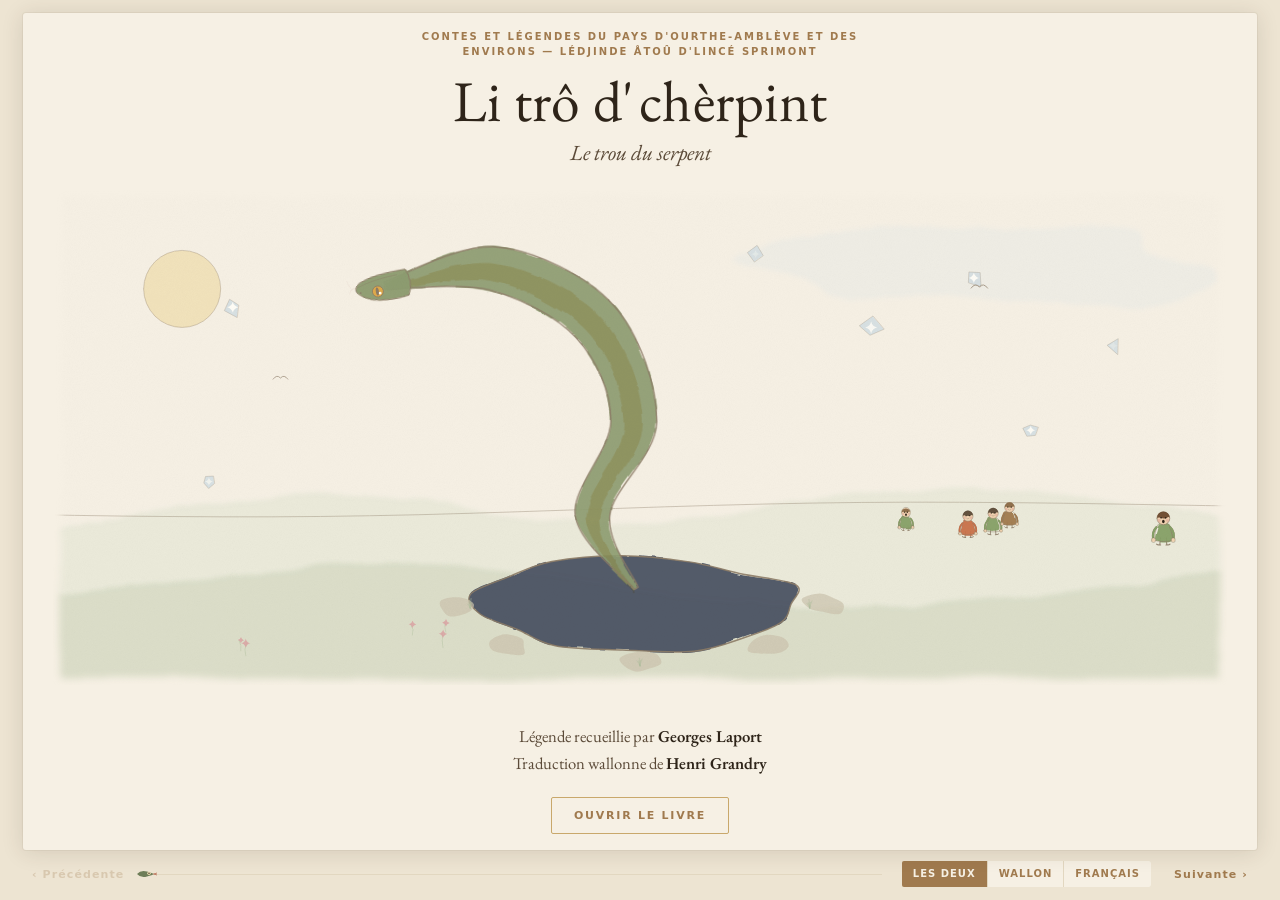
<file: index.html>
<!doctype html>
<html lang="fr">
<head>
<meta charset="utf-8">
<meta name="viewport" content="width=device-width,initial-scale=1,viewport-fit=cover">
<title>Li trô d' chèrpint — Le trou du serpent</title>
<meta name="description" content="Une légende du pays d'Ourthe-Amblève, en wallon et en français : le serpent du chantoir de Xhignez, à Sprimont. Livre illustré, page à page.">
<meta name="author" content="Georges Laport, Henri Grandry">
<meta property="og:title" content="Li trô d' chèrpint — Le trou du serpent">
<meta property="og:description" content="Une légende du pays d'Ourthe-Amblève, en wallon et en français.">
<meta property="og:type" content="book">
<link rel="icon" href="illustrations/00-couverture.svg" type="image/svg+xml">
<link rel="preconnect" href="https://fonts.googleapis.com">
<link rel="preconnect" href="https://fonts.gstatic.com" crossorigin>
<link rel="stylesheet" href="https://fonts.googleapis.com/css2?family=EB+Garamond:ital,wght@0,400;0,600;1,400&display=swap">
<link rel="stylesheet" href="assets/livre.css">
</head>
<body data-langue="deux">

<div id="livre">
  <div class="feuille">
    <div id="pages"></div>
  </div>

  <nav id="barre" aria-label="Navigation dans le livre">
    <button class="fleche" id="prec" type="button">‹ <span>Précédente</span></button>
    <div id="piste">
      <div id="rail"></div>
      <div id="parcouru"></div>
      <svg id="tete" viewBox="0 0 42 24" aria-hidden="true">
        <path d="M2 12 Q 10 3 22 7 Q 33 10 36 12 Q 33 14 22 17 Q 10 21 2 12 Z" fill="#6E7D58"/>
        <circle cx="26" cy="10.5" r="3.4" fill="#F0E0B4"/>
        <circle cx="26" cy="10.5" r="1.4" fill="#2E2419"/>
        <path d="M36 12 l 6 -2 M36 12 l 6 2" stroke="#B4634A" stroke-width="1.5" fill="none" stroke-linecap="round"/>
      </svg>
    </div>
    <div class="idiomes" role="group" aria-label="Langues affichées">
      <button type="button" data-langue="deux" aria-pressed="true">Les deux</button>
      <button type="button" data-langue="wa" aria-pressed="false">Wallon</button>
      <button type="button" data-langue="fr" aria-pressed="false">Français</button>
    </div>
    <button class="fleche" id="suiv" type="button"><span>Suivante</span> ›</button>
  </nav>
</div>

<noscript>
  <p style="padding:40px;font-family:Georgia,serif">
    Ce livre se feuillette avec JavaScript. Le texte intégral, en wallon et en français,
    reste lisible dans <a href="texte/transcription.md">texte/transcription.md</a>.
  </p>
</noscript>

<script src="assets/livre-data.js"></script>
<script src="assets/livre.js"></script>
</body>
</html>
</file>
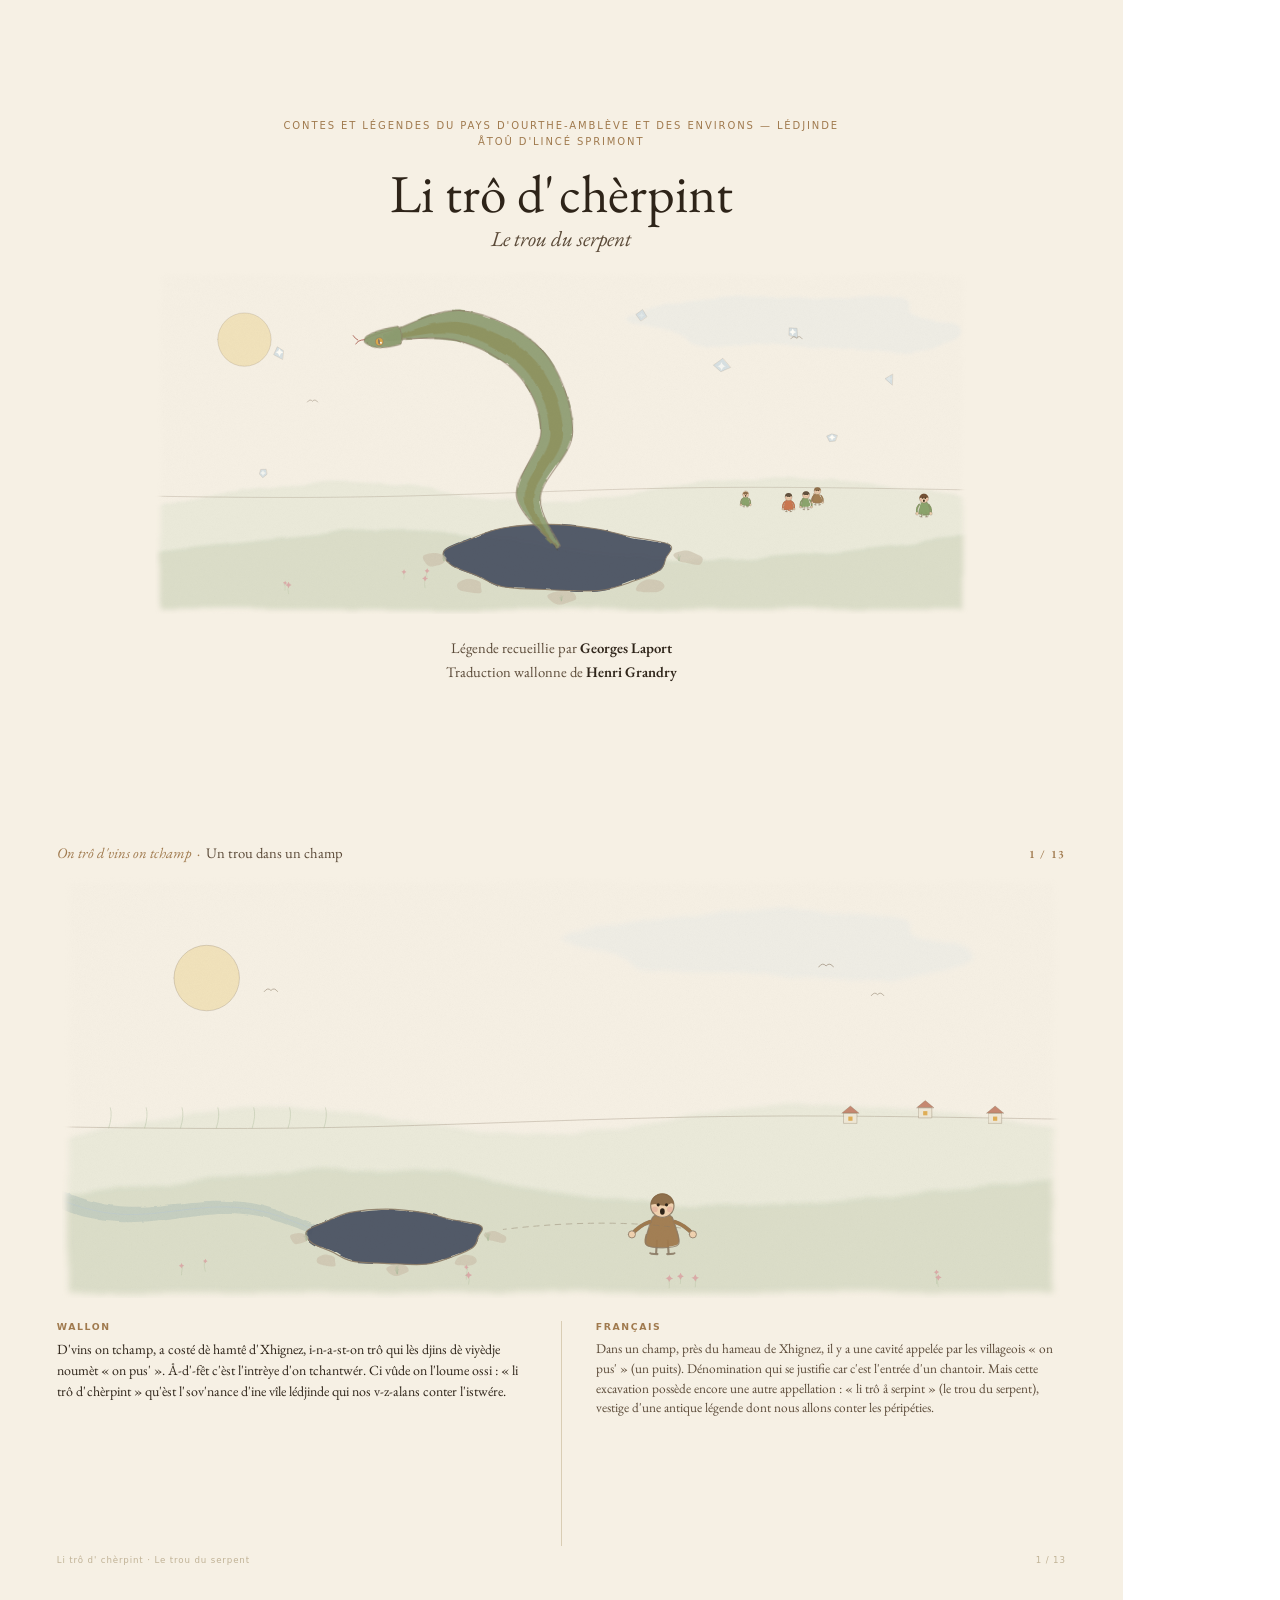
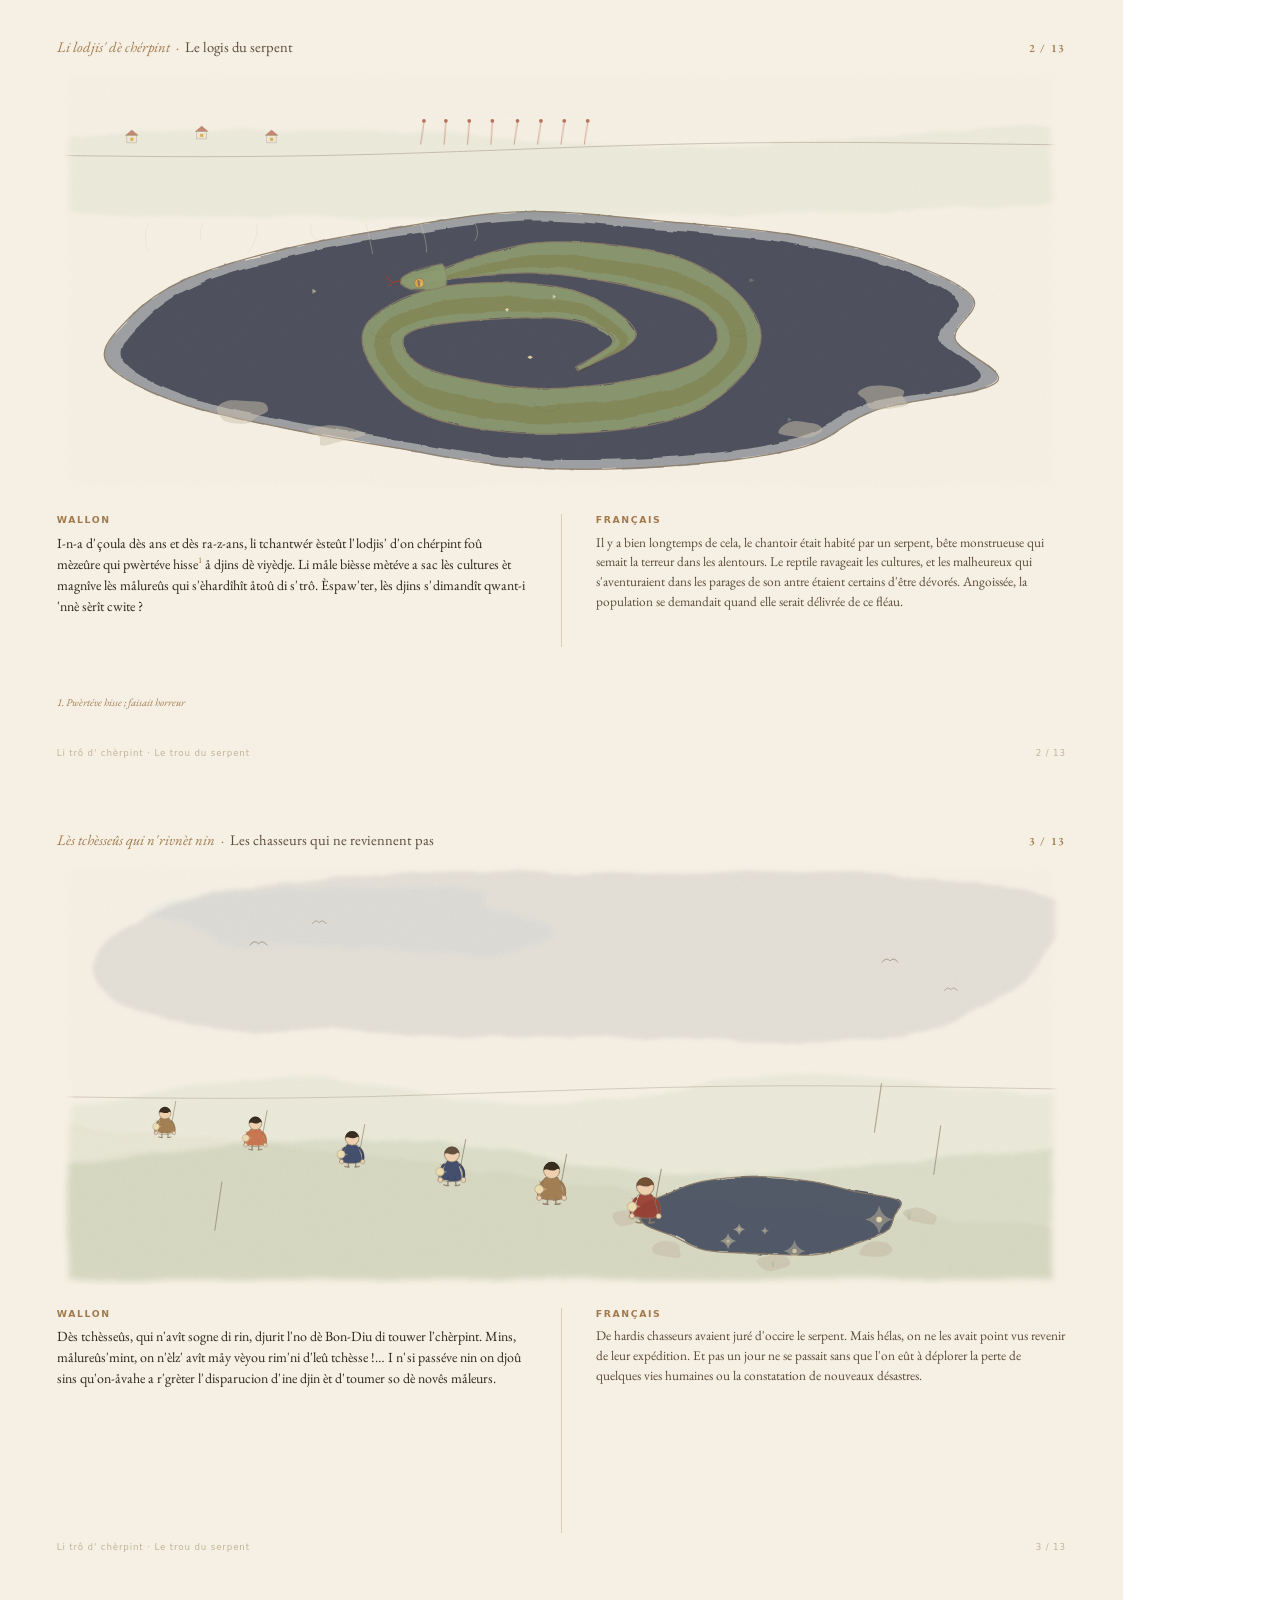
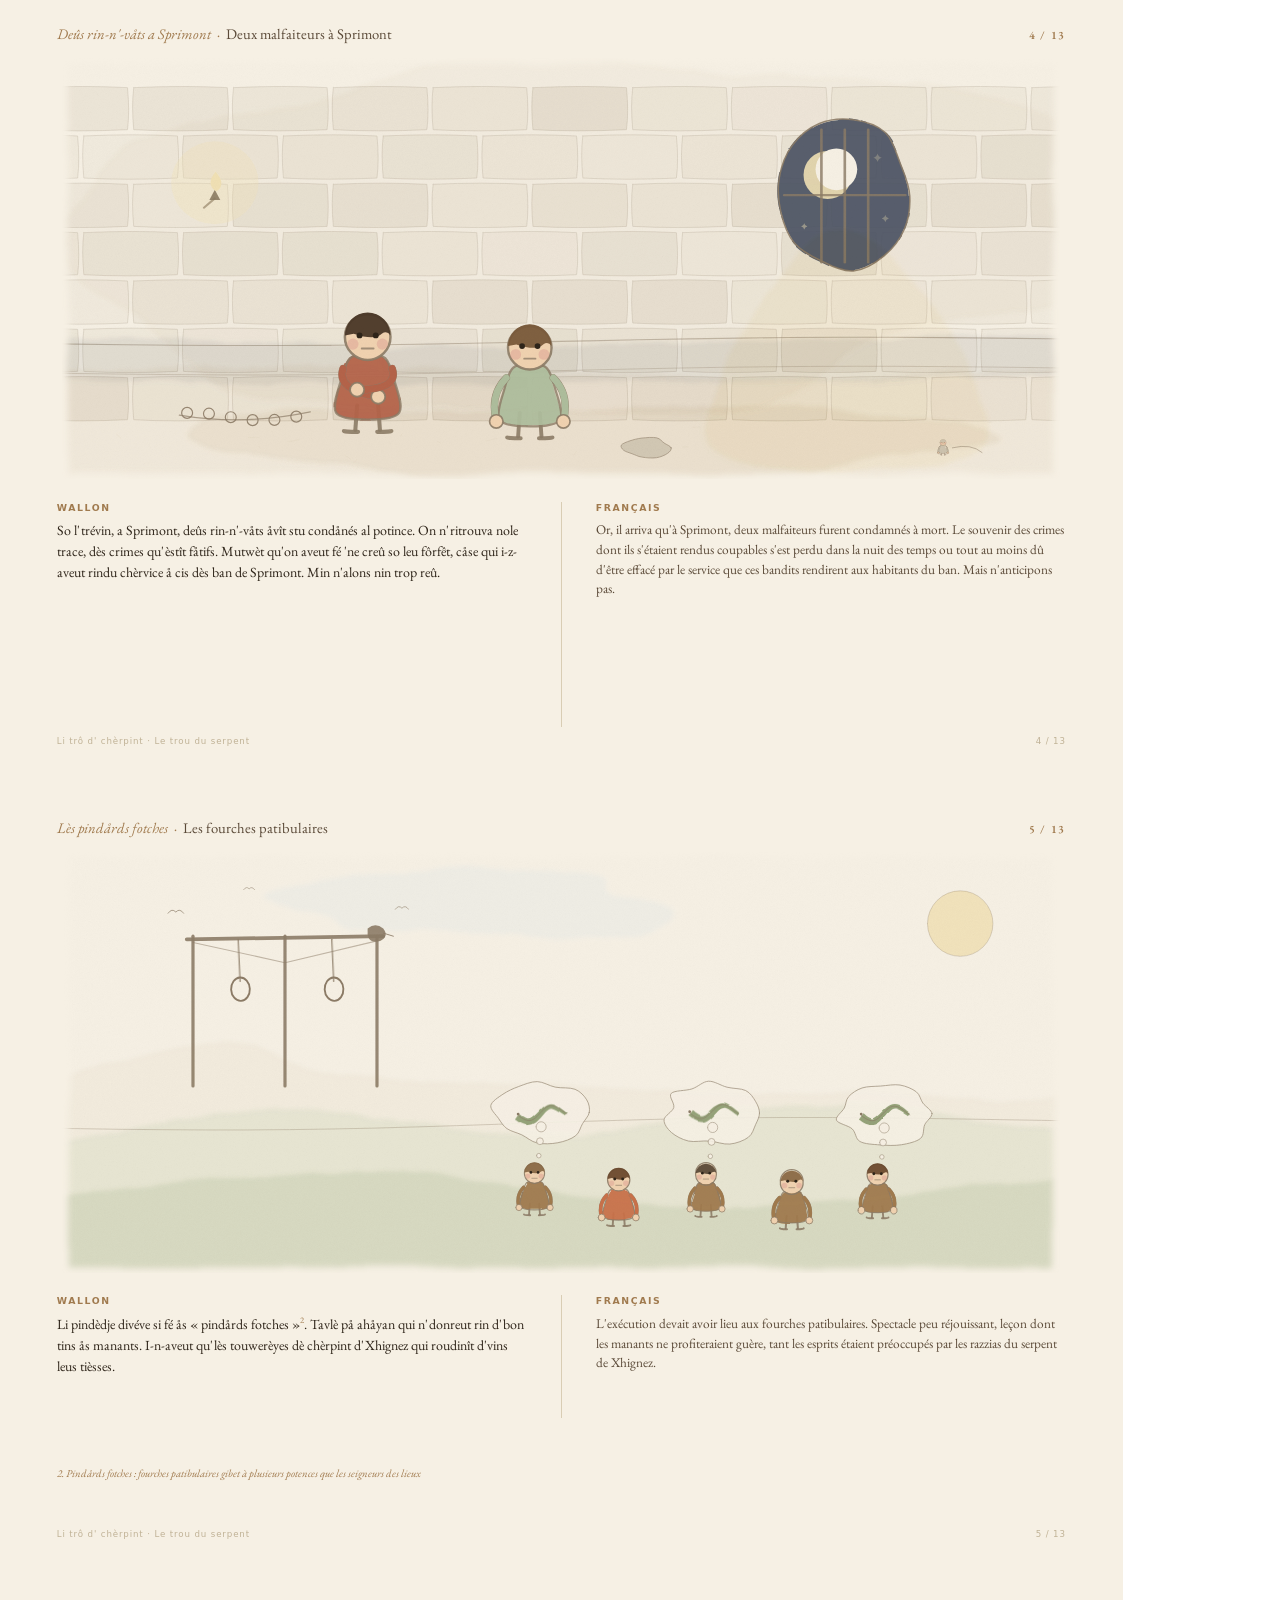
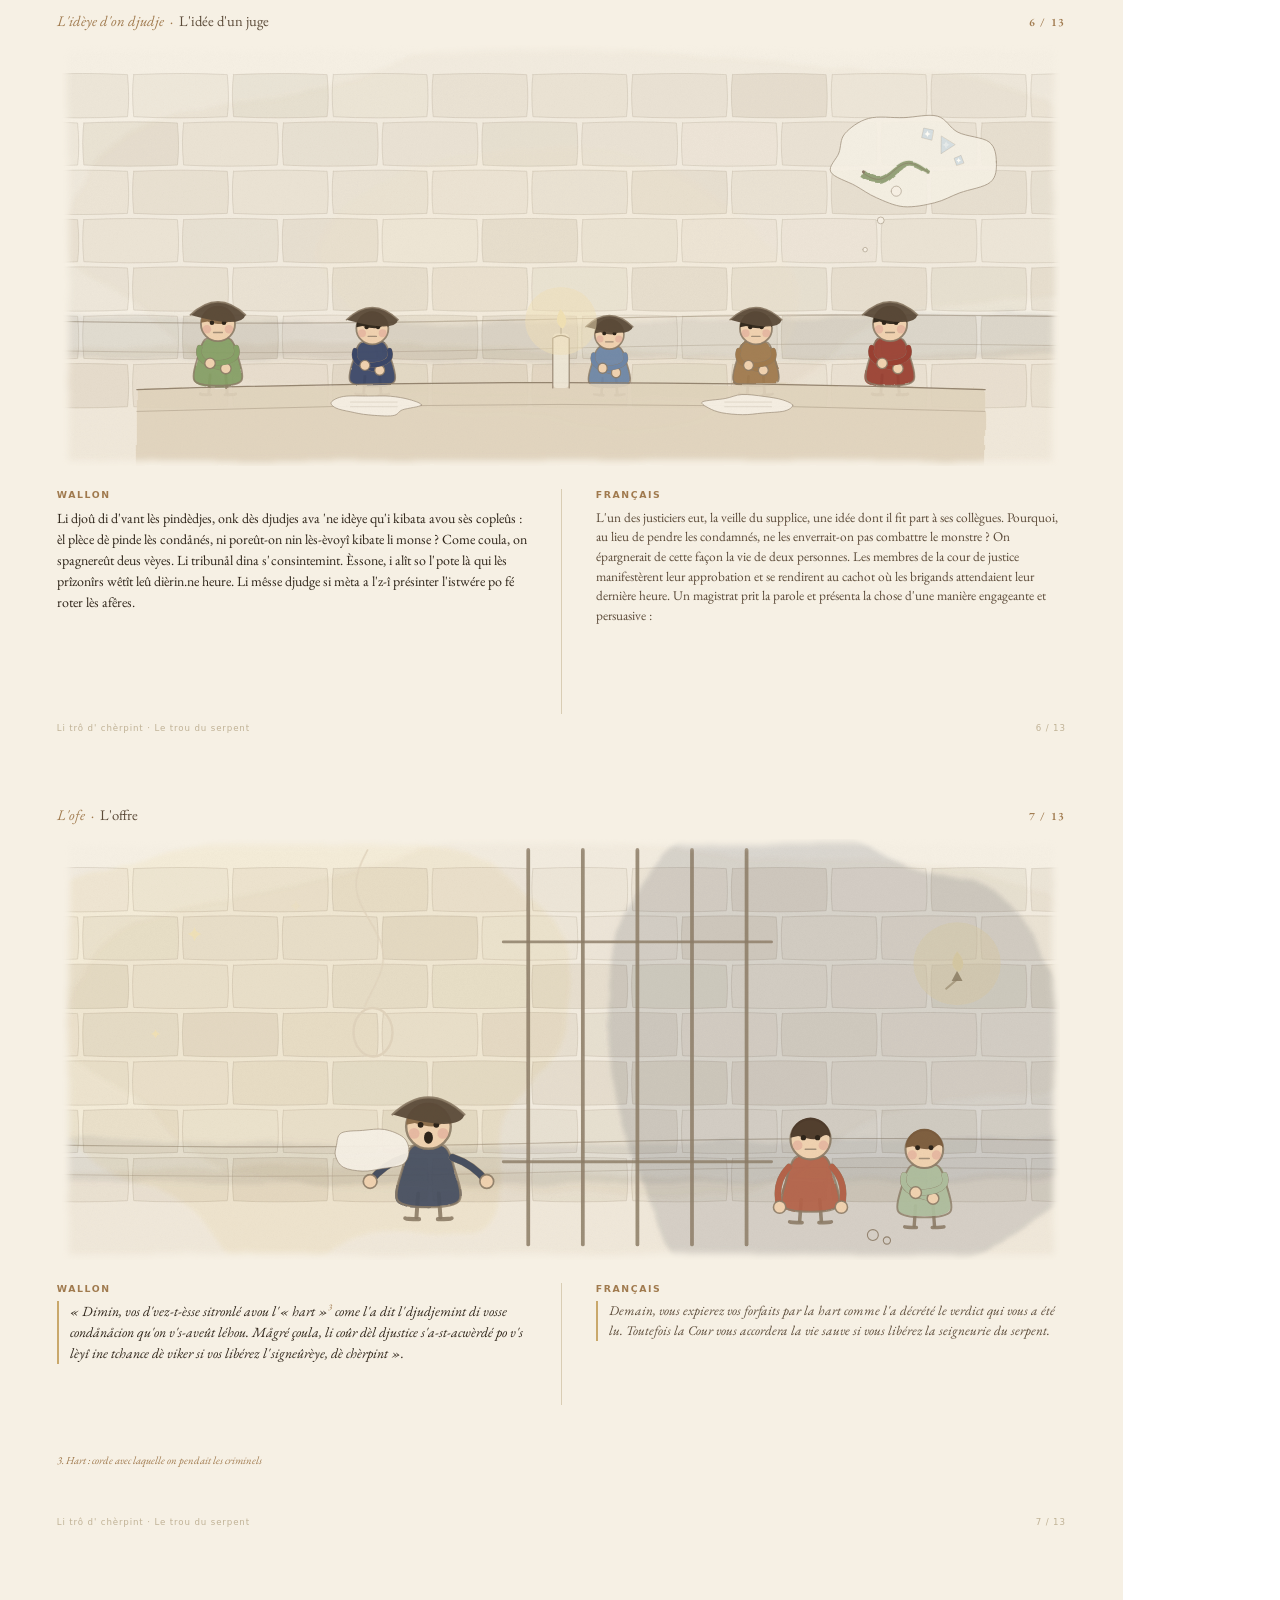
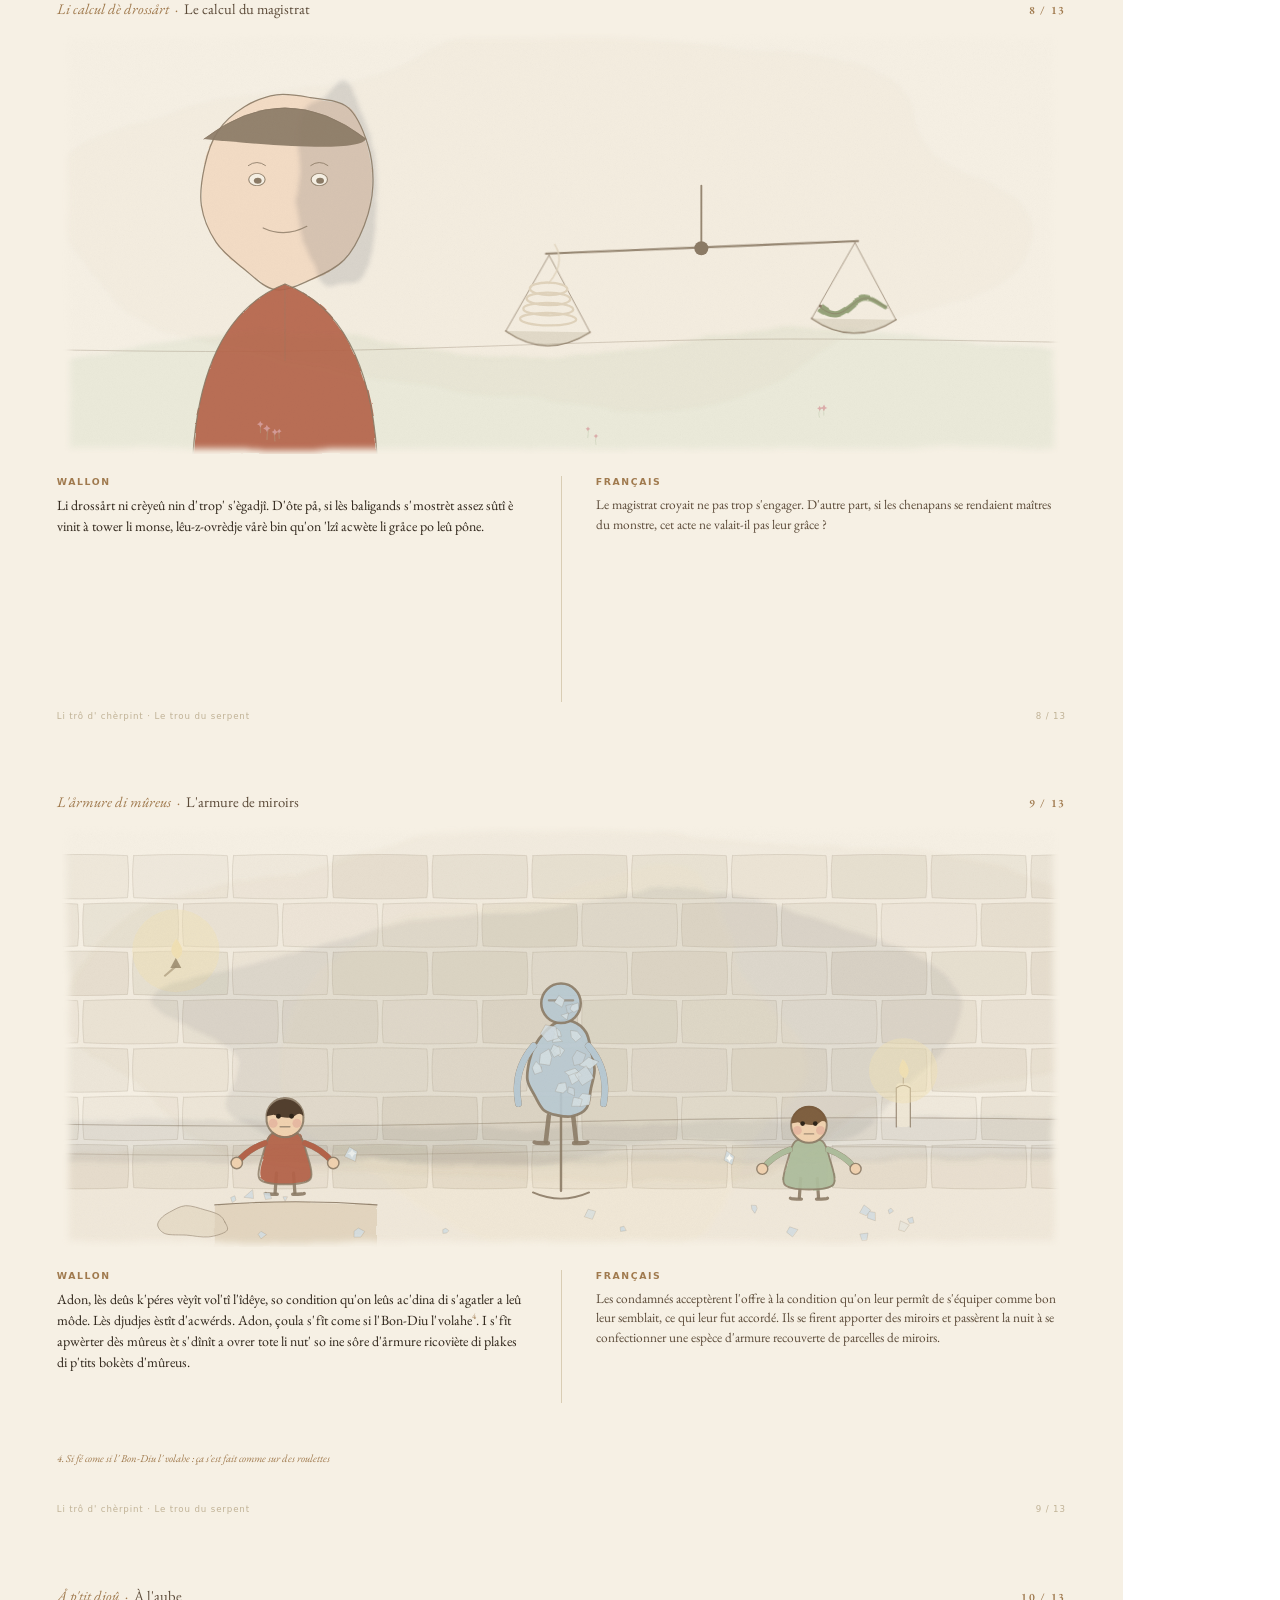
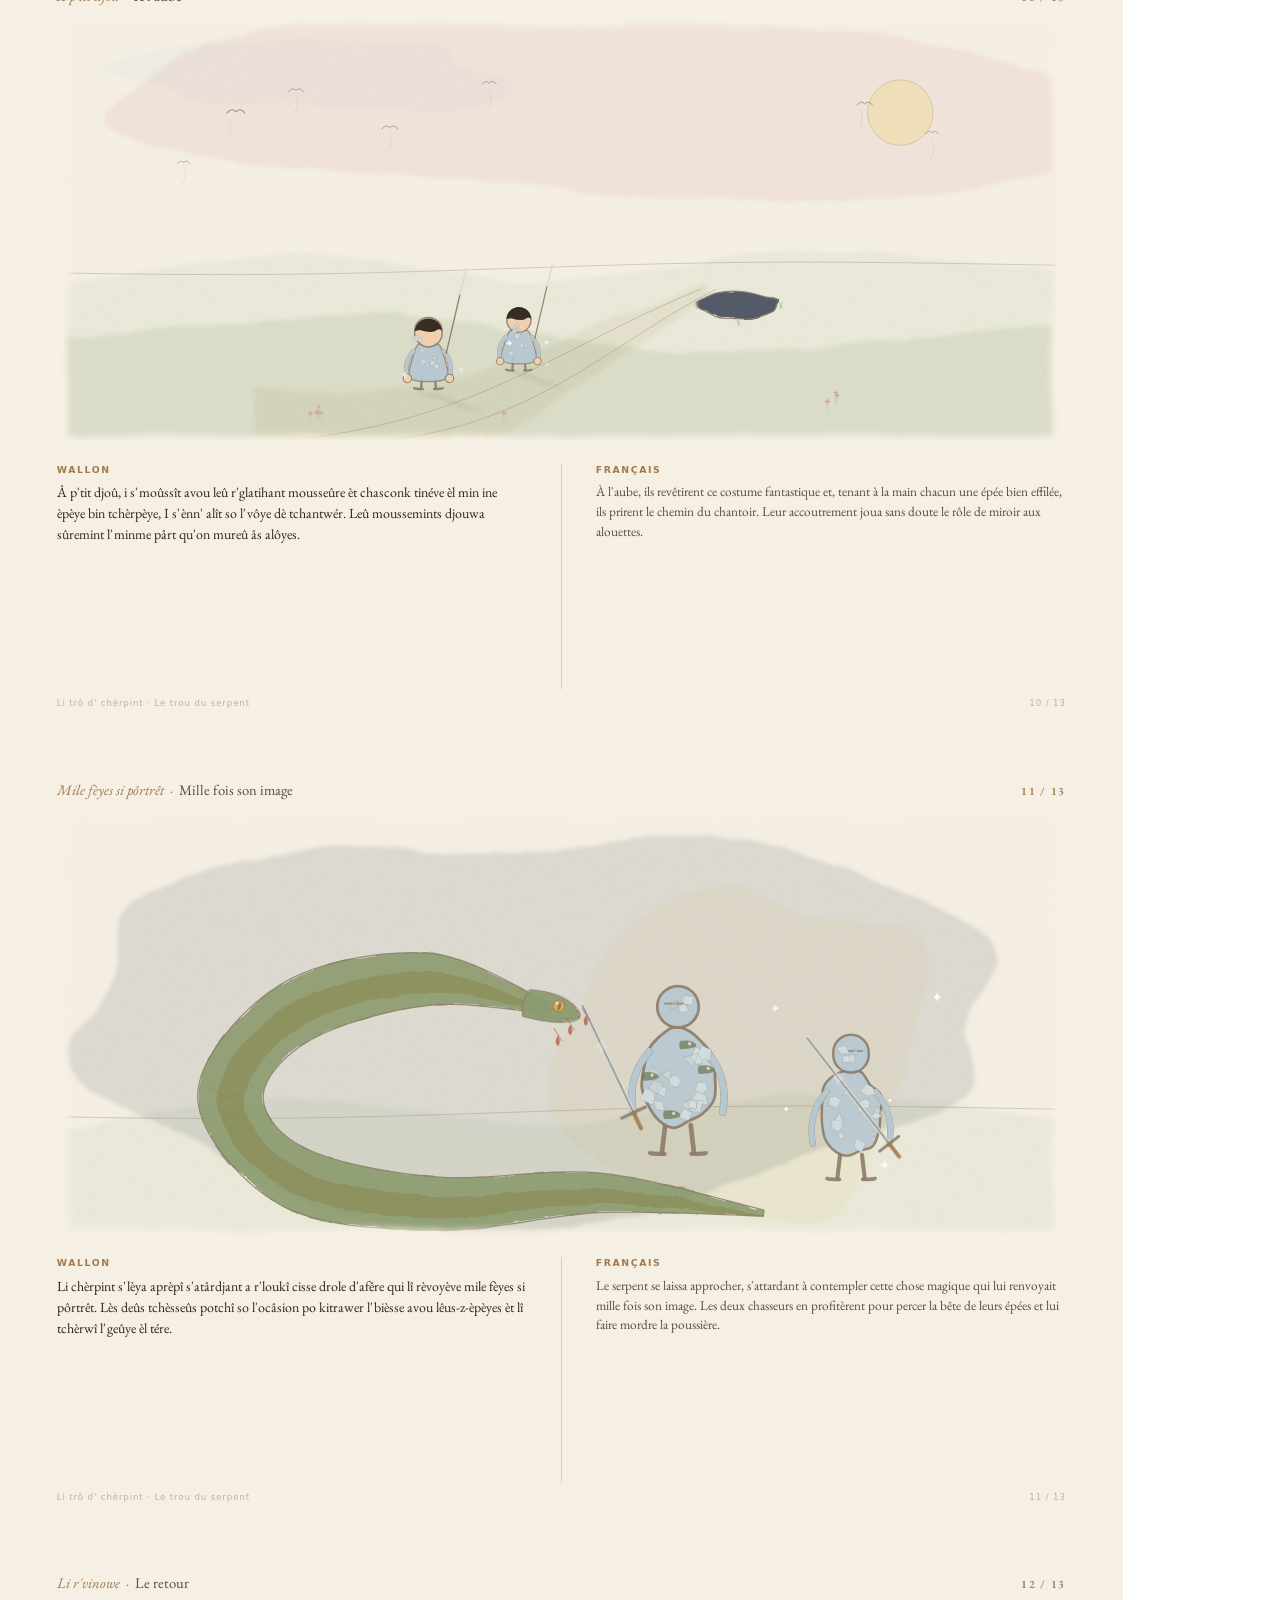
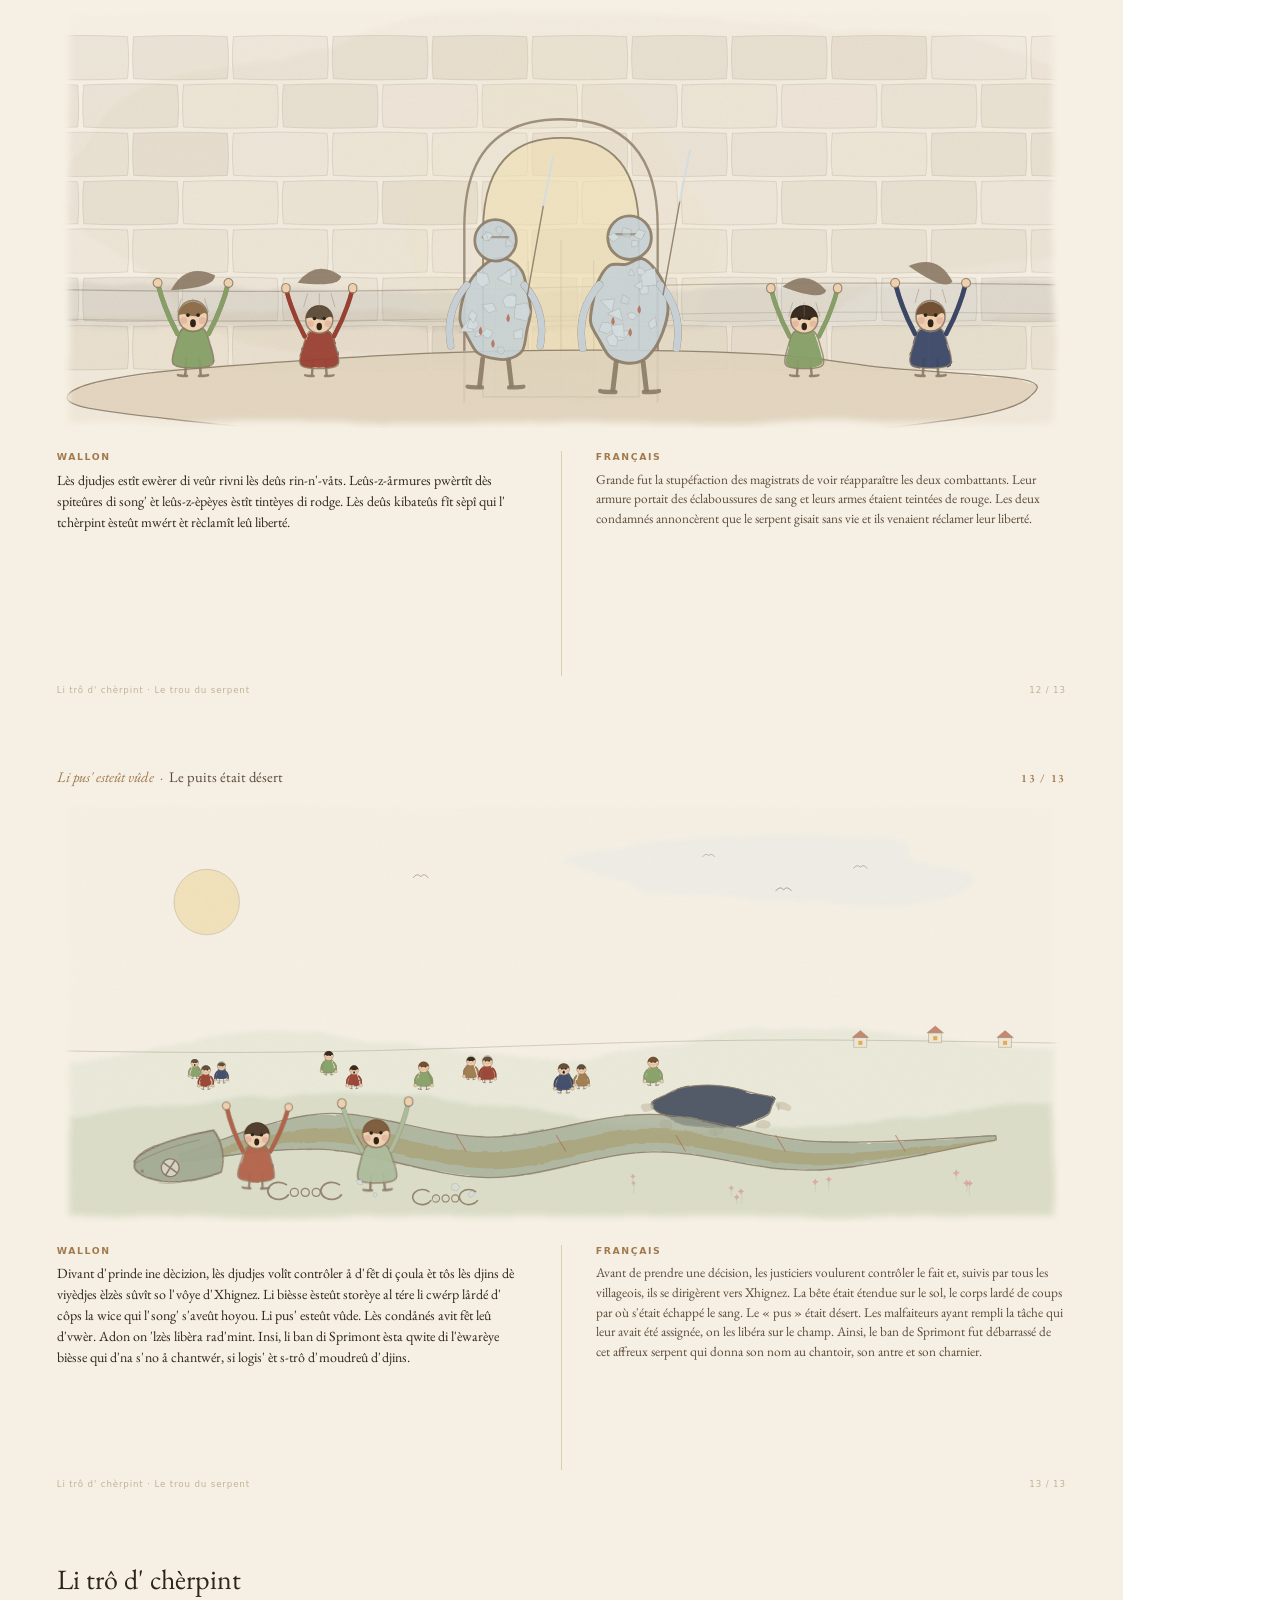
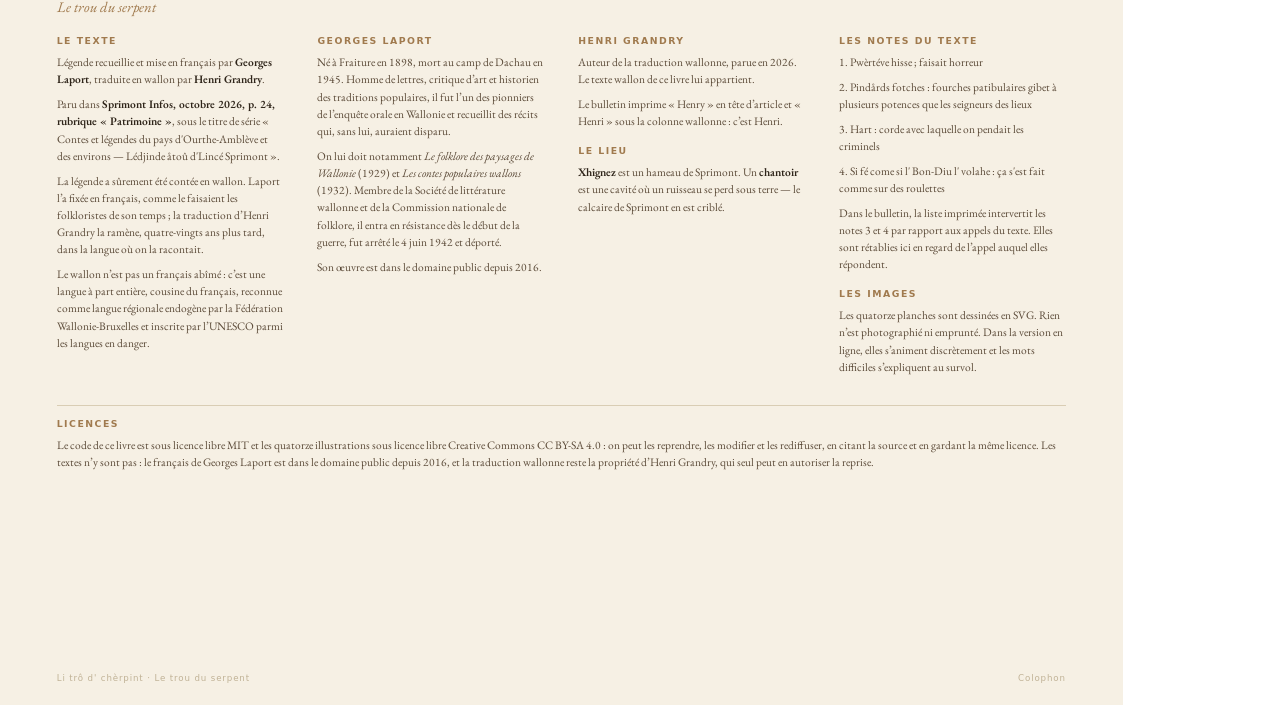
<file: impression.html>
<!doctype html>
<html lang="fr">
<head>
<meta charset="utf-8">
<title>Li trô d' chèrpint — Le trou du serpent</title>
<link rel="preconnect" href="https://fonts.googleapis.com">
<link rel="preconnect" href="https://fonts.gstatic.com" crossorigin>
<link rel="stylesheet" href="https://fonts.googleapis.com/css2?family=EB+Garamond:ital,wght@0,400;0,600;1,400&display=swap">
<style>
@page{size:A4 landscape;margin:0}
*{box-sizing:border-box;margin:0;padding:0}
body{background:#fff;font-family:'EB Garamond','Iowan Old Style',Palatino,Georgia,serif;color:#2E2419}
.feuillet{
  width:297mm;height:210mm;padding:13mm 15mm 11mm;background:#F6F0E4;
  display:flex;flex-direction:column;overflow:hidden;page-break-after:always;position:relative;
}
.feuillet:last-child{page-break-after:auto}
.entete{display:flex;justify-content:space-between;align-items:baseline;padding-bottom:4mm;flex:0 0 auto}
.titre-page{font-style:italic;color:#A07A4E;font-size:11pt}
.titre-page .tp-fr{color:#5B4A38;font-style:normal}
.folio{font-size:8.5pt;letter-spacing:.12em;color:#A07A4E;font-weight:600}
.planche{flex:0 0 auto;text-align:center}
.planche img{width:264mm;height:auto;display:block;margin:0 auto}
.textes{flex:1 1 auto;display:grid;grid-template-columns:1fr 1px 1fr;gap:9mm;padding-top:6mm;min-height:0}
.filet{background:#D9CDB4}
.langue{font-size:7pt;letter-spacing:.17em;text-transform:uppercase;color:#A07A4E;font-weight:600;margin-bottom:2mm;
  font-family:ui-sans-serif,system-ui,sans-serif}
.wa{font-size:10.5pt;line-height:1.5}
.fr{font-size:10pt;line-height:1.48;color:#5B4A38}
.citation .wa,.citation .fr{font-style:italic;padding-left:3mm;border-left:.6mm solid #C9A86B}
sup{font-size:.62em;color:#A07A4E}
.el{margin-right:-.13em}
.notes{grid-column:1/-1;padding-top:3mm;font-size:8pt;color:#A07A4E;font-style:italic}
.notes p{margin-top:.8mm}

.couv{align-items:center;justify-content:center;text-align:center}
.serie{font-family:ui-sans-serif,system-ui,sans-serif;font-size:7.5pt;letter-spacing:.19em;
  text-transform:uppercase;color:#A07A4E;max-width:150mm;line-height:1.6}
.grand-titre{font-size:40pt;font-weight:400;line-height:1.05;margin:4mm 0 1mm}
.sous-titre{font-size:16pt;font-style:italic;color:#5B4A38}
.credit{margin-top:6mm;font-size:11pt;color:#5B4A38;line-height:1.6}
.credit b{font-weight:600;color:#2E2419}
.couv .planche{margin-top:5mm}
.couv .planche img{width:215mm}

.colo h2{font-size:21pt;font-weight:400}
.colo>.sub{font-style:italic;color:#A07A4E;font-size:11pt;margin-bottom:5mm}
.grille{display:grid;grid-template-columns:repeat(4,1fr);gap:6mm 9mm}
.grille h3{font-family:ui-sans-serif,system-ui,sans-serif;font-size:7pt;letter-spacing:.16em;
  text-transform:uppercase;color:#A07A4E;font-weight:600;margin-bottom:2mm}
.grille p{font-size:8.6pt;line-height:1.5;color:#5B4A38;margin-bottom:2mm}
.grille b{color:#2E2419;font-weight:600}
.pied{position:absolute;left:15mm;right:15mm;bottom:6mm;display:flex;justify-content:space-between;
  font-family:ui-sans-serif,system-ui,sans-serif;font-size:6.5pt;letter-spacing:.1em;color:#C0B296}
</style>
</head>
<body>
<script src="assets/livre-data.js"></script>
<script>
(function(){
  var D=window.LIVRE,M=D.meta,P=D.pages,N={},V=D.version?'?v='+D.version:'';
  D.notes.forEach(function(n){N[String(n.n)]=n.texte});
  var out=[];
  function pied(t){return '<div class="pied"><span>'+M.titre_wa+' · '+M.titre_fr+'</span><span>'+t+'</span></div>'}

  out.push('<section class="feuillet couv">'
    +'<div class="serie">'+M.serie+'</div>'
    +'<h1 class="grand-titre" lang="wa">'+M.titre_wa+'</h1>'
    +'<p class="sous-titre">'+M.titre_fr+'</p>'
    +'<div class="planche"><img src="illustrations/00-couverture.svg'+V+'" alt=""></div>'
    +'<p class="credit">Légende recueillie par <b>'+M.auteur_fr+'</b><br>'
    +'Traduction wallonne de <b>'+M.auteur_wa+'</b></p></section>');

  P.forEach(function(p){
    var ids=[],re=/data-note="(\d+)"/g,m;
    while((m=re.exec(p.wa)))ids.push(m[1]);
    var notes=ids.length?'<div class="notes">'+ids.map(function(i){return '<p>'+i+'. '+N[i]+'</p>'}).join('')+'</div>':'';
    out.push('<section class="feuillet'+(p.citation?' citation':'')+'">'
      +'<div class="entete"><span class="titre-page"><span lang="wa">'+p.titre_wa+'</span> &nbsp;·&nbsp; <span class="tp-fr">'+p.titre_fr+'</span></span>'
      +'<span class="folio">'+p.n+' / '+P.length+'</span></div>'
      +'<div class="planche"><img src="illustrations/'+p.illus+'.svg'+V+'" alt=""></div>'
      +'<div class="textes"><div><div class="langue">Wallon</div><p class="wa" lang="wa">'+p.wa+'</p></div>'
      +'<div class="filet"></div>'
      +'<div><div class="langue">Français</div><p class="fr" lang="fr">'+p.fr+'</p></div>'
      +notes+'</div>'+pied(p.n+' / '+P.length)+'</section>');
  });

  out.push('<section class="feuillet colo"><h2>'+M.titre_wa+'</h2><p class="sub">'+M.titre_fr+'</p>'
    +'<div class="grille">'
    +'<div><h3>Le texte</h3><p>Légende recueillie et mise en français par <b>'+M.auteur_fr+'</b>, traduite en wallon par <b>'+M.auteur_wa+'</b>.</p>'
    +'<p>Paru dans <b>'+M.source+'</b>, sous le titre de série « '+M.serie+' ».</p>'
    +'<p>La légende a sûrement été contée en wallon. Laport l’a fixée en français, comme le faisaient les folkloristes de son temps ; la traduction d’Henri Grandry la ramène, quatre-vingts ans plus tard, dans la langue où on la racontait.</p>'
    +'<p>Le wallon n’est pas un français abîmé : c’est une langue à part entière, cousine du français, reconnue comme langue régionale endogène par la Fédération Wallonie-Bruxelles et inscrite par l’UNESCO parmi les langues en danger.</p></div>'
    +'<div><h3>Georges Laport</h3><p>Né à Fraiture en 1898, mort au camp de Dachau en 1945. Homme de lettres, critique d’art et historien des traditions populaires, il fut l’un des pionniers de l’enquête orale en Wallonie et recueillit des récits qui, sans lui, auraient disparu.</p>'
    +'<p>On lui doit notamment <i>Le folklore des paysages de Wallonie</i> (1929) et <i>Les contes populaires wallons</i> (1932). Membre de la Société de littérature wallonne et de la Commission nationale de folklore, il entra en résistance dès le début de la guerre, fut arrêté le 4 juin 1942 et déporté.</p>'
    +'<p>Son œuvre est dans le domaine public depuis 2016.</p></div>'
    +'<div><h3>Henri Grandry</h3><p>Auteur de la traduction wallonne, parue en 2026. Le texte wallon de ce livre lui appartient.</p>'
    +'<p>Le bulletin imprime « Henry » en tête d’article et « Henri » sous la colonne wallonne : c’est Henri.</p>'
    +'<h3 style="margin-top:4mm">Le lieu</h3><p><b>Xhignez</b> est un hameau de Sprimont. Un <b>chantoir</b> est une cavité où un ruisseau se perd sous terre — le calcaire de Sprimont en est criblé.</p></div>'
    +'<div><h3>Les notes du texte</h3>'+D.notes.map(function(n){return '<p>'+n.n+'. '+n.texte+'</p>'}).join('')
    +'<p>Dans le bulletin, la liste imprimée intervertit les notes 3 et 4 par rapport aux appels du texte. Elles sont rétablies ici en regard de l’appel auquel elles répondent.</p>'
    +'<h3 style="margin-top:4mm">Les images</h3><p>Les quatorze planches sont dessinées en SVG. Rien n’est photographié ni emprunté. Dans la version en ligne, elles s’animent discrètement et les mots difficiles s’expliquent au survol.</p></div>'
    +'<div style="grid-column:1/-1;border-top:.3mm solid #D9CDB4;padding-top:3mm"><h3>Licences</h3>'
    +'<p>Le code de ce livre est sous licence libre MIT et les quatorze illustrations sous licence libre Creative Commons CC BY-SA 4.0 : on peut les reprendre, les modifier et les rediffuser, en citant la source et en gardant la même licence. Les textes n’y sont pas : le français de Georges Laport est dans le domaine public depuis 2016, et la traduction wallonne reste la propriété d’Henri Grandry, qui seul peut en autoriser la reprise.</p></div>'
    +'</div>'+pied('Colophon')+'</section>');

  document.body.insertAdjacentHTML('beforeend',out.join(''));
  // resserrer les élisions wallonnes, comme dans le livre à l'écran
  var RE=/(^|[\s(«"\u2019])([A-Za-zÀ-ÿ]{1,2})'(?=\s)/g;
  document.querySelectorAll('[lang="wa"]').forEach(function(el){
    var tw=document.createTreeWalker(el,NodeFilter.SHOW_TEXT,null,false),t,lot=[];
    while((t=tw.nextNode()))lot.push(t);
    lot.forEach(function(n){
      var txt=n.nodeValue,m,fin=0,frag=null; RE.lastIndex=0;
      while((m=RE.exec(txt))){
        frag=frag||document.createDocumentFragment();
        var ap=m.index+m[1].length+m[2].length;
        if(ap>fin)frag.appendChild(document.createTextNode(txt.slice(fin,ap)));
        var sp=document.createElement('span'); sp.className='el'; sp.textContent="'";
        frag.appendChild(sp); fin=ap+1;
      }
      if(frag){ if(fin<txt.length)frag.appendChild(document.createTextNode(txt.slice(fin)));
        n.parentNode.replaceChild(frag,n); }
    });
  });
})();
</script>
</body>
</html>
</file>
<file: assets/livre.css>
/* « Li trô d' chèrpint » — feuille de style du livre */

:root{
  --papier:#F6F0E4; --papier-fonce:#EDE4D2; --papier-bord:#E2D7C0;
  --encre:#2E2419; --encre-douce:#5B4A38; --ocre:#A07A4E; --ocre-clair:#C9A86B;
  --vert:#6E7D58; --nuit:#464F60;
  --serif:'EB Garamond','Iowan Old Style','Palatino Linotype',Palatino,Georgia,serif;
  --sans:ui-sans-serif,system-ui,-apple-system,'Segoe UI',sans-serif;
  --t:.52s cubic-bezier(.22,.61,.36,1);
}
*{box-sizing:border-box;margin:0;padding:0}
html,body{height:100%}
body{
  background:var(--papier-fonce); color:var(--encre); font-family:var(--serif);
  font-size:18px; line-height:1.6; overflow:hidden;
  -webkit-font-smoothing:antialiased;
}

/* ---------------------------------------------------------------- ossature */
#livre{position:fixed;inset:0;display:flex;flex-direction:column;padding:clamp(8px,1.4vh,16px) clamp(10px,1.8vw,26px) 0}
.feuille{
  flex:1;min-height:0;background:var(--papier);border-radius:3px;
  box-shadow:0 2px 22px rgba(60,45,25,.14),0 0 0 1px rgba(120,100,70,.07);
  padding:clamp(12px,1.8vh,18px) clamp(14px,2.2vw,30px) clamp(12px,1.8vh,18px);
  display:flex;flex-direction:column;position:relative;overflow:hidden;
}

/* -------------------------------------------------------------- les pages */
/* #pages doit être lui-même une boîte flexible de la hauteur de la feuille :
   sinon les pages grandissent jusqu'à leur contenu et le bas est coupé. */
#pages{flex:1;min-height:0;display:flex;flex-direction:column;position:relative}
/* page montée hors champ, le temps de mesurer la hauteur de son texte */
.page.mesure{display:flex;visibility:hidden;position:absolute;inset:0;pointer-events:none}
.page{flex:1;min-height:0;display:none;flex-direction:column}
.page.actuelle{display:flex}
.page.entre{animation:entre var(--t) both}
@keyframes entre{from{opacity:0;transform:translateX(var(--sens,26px))}to{opacity:1;transform:none}}

.entete{flex:0 0 auto;width:100%;display:flex;justify-content:space-between;align-items:baseline;gap:18px;padding-bottom:clamp(8px,1.4vh,14px)}
.titre-page{font-style:italic;color:var(--ocre);font-size:clamp(14px,1.85vh,19px)}
.titre-page .tp-fr{color:var(--encre-douce);font-style:normal}
.folio{font:600 11px/1 var(--sans);letter-spacing:.14em;color:var(--ocre);white-space:nowrap}

/* hauteur fixe : toutes les planches s'affichent exactement à la même taille,
   quelle que soit la longueur du texte de la page. */
.planche{flex:1 1 auto;min-height:0;display:flex;align-items:center;justify-content:center}
.planche img{height:100%;width:auto;max-width:100%;object-fit:contain;display:block;border-radius:2px}

/* hauteur commune à toutes les pages : celle qu'exige la plus bavarde */
.textes{flex:0 0 var(--texte-h,auto);width:100%;min-height:0;display:grid;grid-template-columns:1fr 1px 1fr;gap:clamp(20px,2.8vw,38px);padding-top:clamp(12px,2vh,22px)}
.filet{background:linear-gradient(var(--papier),var(--papier-bord) 18%,var(--papier-bord) 82%,var(--papier))}
.langue{font:600 10.5px/1 var(--sans);letter-spacing:.18em;text-transform:uppercase;color:var(--ocre);margin-bottom:8px}
.wa{font-size:clamp(17px,2.4vh,23px);line-height:1.56}
.fr{font-size:clamp(16px,2.25vh,21px);line-height:1.55;color:var(--encre-douce)}
.citation .corps{font-style:italic;padding-left:14px;border-left:2px solid var(--ocre-clair)}
sup{font-size:.62em;color:var(--ocre);padding-left:1px}
/* élision wallonne : l'apostrophe est tirée vers le mot suivant */
.el{margin-right:-.13em}
.notes{grid-column:1/-1;padding-top:13px;font-size:clamp(13px,1.6vh,15px);color:var(--ocre);font-style:italic}
.notes p{margin-top:3px}

/* un seul idiome à la fois */
body[data-langue=wa] .col-fr, body[data-langue=wa] .filet,
body[data-langue=fr] .col-wa, body[data-langue=fr] .filet{display:none}
body[data-langue=wa] .textes, body[data-langue=fr] .textes{grid-template-columns:minmax(0,78ch);justify-content:center}

/* ------------------------------------------------- couverture et colophon */
.couverture,.colophon{justify-content:center;align-items:center;text-align:center}
.couverture .planche{width:100%;flex:1 1 auto}
.couverture .planche img{height:auto;max-height:100%}
.serie{font:600 10px/1.5 var(--sans);letter-spacing:.2em;text-transform:uppercase;color:var(--ocre);max-width:68ch}
.grand-titre{font-size:clamp(34px,6.4vh,64px);line-height:1.04;font-weight:400;letter-spacing:.005em;margin:clamp(8px,1.4vh,16px) 0 4px}
.sous-titre{font-size:clamp(17px,2.4vh,24px);font-style:italic;color:var(--encre-douce)}
.credit{margin-top:clamp(12px,2vh,22px);font-size:clamp(14px,1.85vh,17px);color:var(--encre-douce);max-width:56ch}
.credit b{font-weight:600;color:var(--encre)}
.ouvrir{margin-top:clamp(14px,2.2vh,24px);font:600 11px/1 var(--sans);letter-spacing:.16em;text-transform:uppercase;
  background:none;border:1px solid var(--ocre-clair);color:var(--ocre);padding:12px 22px;border-radius:2px;cursor:pointer;transition:.2s}
.ouvrir:hover{background:var(--ocre);border-color:var(--ocre);color:var(--papier)}

.colophon{--echelle:1;align-items:stretch;text-align:left;overflow:hidden;padding-right:4px}
.colophon h2{font-size:calc(clamp(20px,3vh,29px) * var(--echelle));font-weight:400;margin-bottom:3px}
.colophon > p{font-size:calc(15px * var(--echelle));font-style:italic;color:var(--ocre)}
.colophon-grille{
  display:grid;grid-template-columns:repeat(auto-fit,minmax(calc(228px * var(--echelle)),1fr));
  gap:calc(clamp(16px,2.1vw,30px) * var(--echelle)) calc(clamp(18px,2.3vw,34px) * var(--echelle));
  margin-top:calc(clamp(10px,1.8vh,18px) * var(--echelle));
}
.colophon h3{
  font:600 calc(10.5px * var(--echelle))/1 var(--sans);letter-spacing:.17em;text-transform:uppercase;
  color:var(--ocre);margin-bottom:calc(8px * var(--echelle));
}
.colophon-grille p{
  font-size:calc(14.6px * var(--echelle));line-height:1.56;color:var(--encre-douce);
  margin-bottom:calc(8px * var(--echelle));
}
.colophon b{color:var(--encre);font-weight:600}
.colophon a{color:var(--ocre);text-decoration:none;border-bottom:1px solid var(--papier-bord)}
.colophon a:hover{border-color:var(--ocre)}

/* -------------------------------------------------------------- barre basse */
#barre{flex:0 0 auto;display:flex;align-items:center;gap:clamp(10px,2vw,20px);padding:clamp(7px,1.3vh,13px) 6px clamp(8px,1.4vh,14px)}
.fleche{font:600 11px/1 var(--sans);letter-spacing:.1em;color:var(--ocre);background:none;border:0;cursor:pointer;padding:7px 3px;transition:.2s;white-space:nowrap}
.fleche:hover{color:var(--encre)}
.fleche[disabled]{opacity:.26;cursor:default}
#piste{flex:1;position:relative;height:16px}
#rail{position:absolute;left:0;right:0;top:50%;height:1px;background:var(--papier-bord)}
#parcouru{position:absolute;left:0;top:50%;height:1px;background:var(--ocre-clair);transition:width var(--t)}
#tete{position:absolute;top:50%;width:21px;height:12px;margin:-6px 0 0 -11px;transition:left var(--t)}
.idiomes{display:flex;gap:1px;background:var(--papier-bord);border-radius:2px;overflow:hidden}
.idiomes button{font:600 10px/1 var(--sans);letter-spacing:.1em;text-transform:uppercase;border:0;cursor:pointer;
  background:var(--papier);color:var(--ocre);padding:8px 11px;transition:.2s}
.idiomes button[aria-pressed=true]{background:var(--ocre);color:var(--papier)}

/* On tourne la page en cliquant la feuille : pas de calque par-dessus le
   texte, sinon les mots ne reçoivent ni le survol ni le clic. */
.feuille{cursor:default}
.planche,.entete{cursor:pointer}
.corps{cursor:text}

/* ------------------------------------------------------------- petit écran */
@media (max-width:860px), (max-aspect-ratio:1/1){
  .textes{flex:0 0 auto;grid-template-columns:minmax(0,1fr);gap:16px}
  .planche{flex:0 0 auto}
  .filet{height:1px;width:64px;background:var(--ocre-clair);margin:2px 0}
  .page:not(.couverture):not(.colophon){overflow-y:auto}
  .textes{flex:0 0 auto}
  .planche{flex:0 0 auto}
  .planche img{max-height:42vh}
  #barre{gap:10px}
  .fleche span{display:none}
}
/* fenêtre très basse : plutôt défiler que rogner */
@media (max-height:620px){
  .page:not(.couverture):not(.colophon){overflow-y:auto}
  .planche img{max-height:52vh}
}
@media (prefers-reduced-motion:reduce){
  .page.entre{animation:none}
  #parcouru,#tete{transition:none}
}

/* ------------------------------------------------- les mots qu'on explique */
.mot{
  border-bottom:1px dotted var(--ocre-clair);cursor:help;border-radius:2px;
  transition:background .15s;
}
.mot:hover,.mot:focus-visible{background:rgba(201,168,107,.2);outline:none}
.mot:focus-visible{box-shadow:0 0 0 2px var(--ocre-clair)}
sup.mot{border-bottom:0;padding:0 3px;cursor:help}
sup.mot:hover,sup.mot:focus-visible{background:rgba(201,168,107,.3)}

.glose{
  position:fixed;z-index:60;left:0;top:0;max-width:min(320px,calc(100vw - 24px));
  background:var(--papier);color:var(--encre);
  border:1px solid var(--papier-bord);border-left:3px solid var(--ocre-clair);
  border-radius:3px;box-shadow:0 8px 28px rgba(60,45,25,.24);
  padding:11px 15px;font-size:14.5px;line-height:1.52;
  opacity:0;transform:translateY(5px);pointer-events:none;
  transition:opacity .17s ease,transform .17s ease;
}
.glose.visible{opacity:1;transform:none}
.glose::after{
  content:"";position:absolute;left:var(--fleche,50%);margin-left:-6px;
  border:6px solid transparent;border-top-color:var(--papier);bottom:-12px;
  filter:drop-shadow(0 1px 0 var(--papier-bord));
}
.glose.dessous::after{bottom:auto;top:-12px;border-top-color:transparent;border-bottom-color:var(--papier)}
@media (prefers-reduced-motion:reduce){.glose{transition:none}}
</file>
